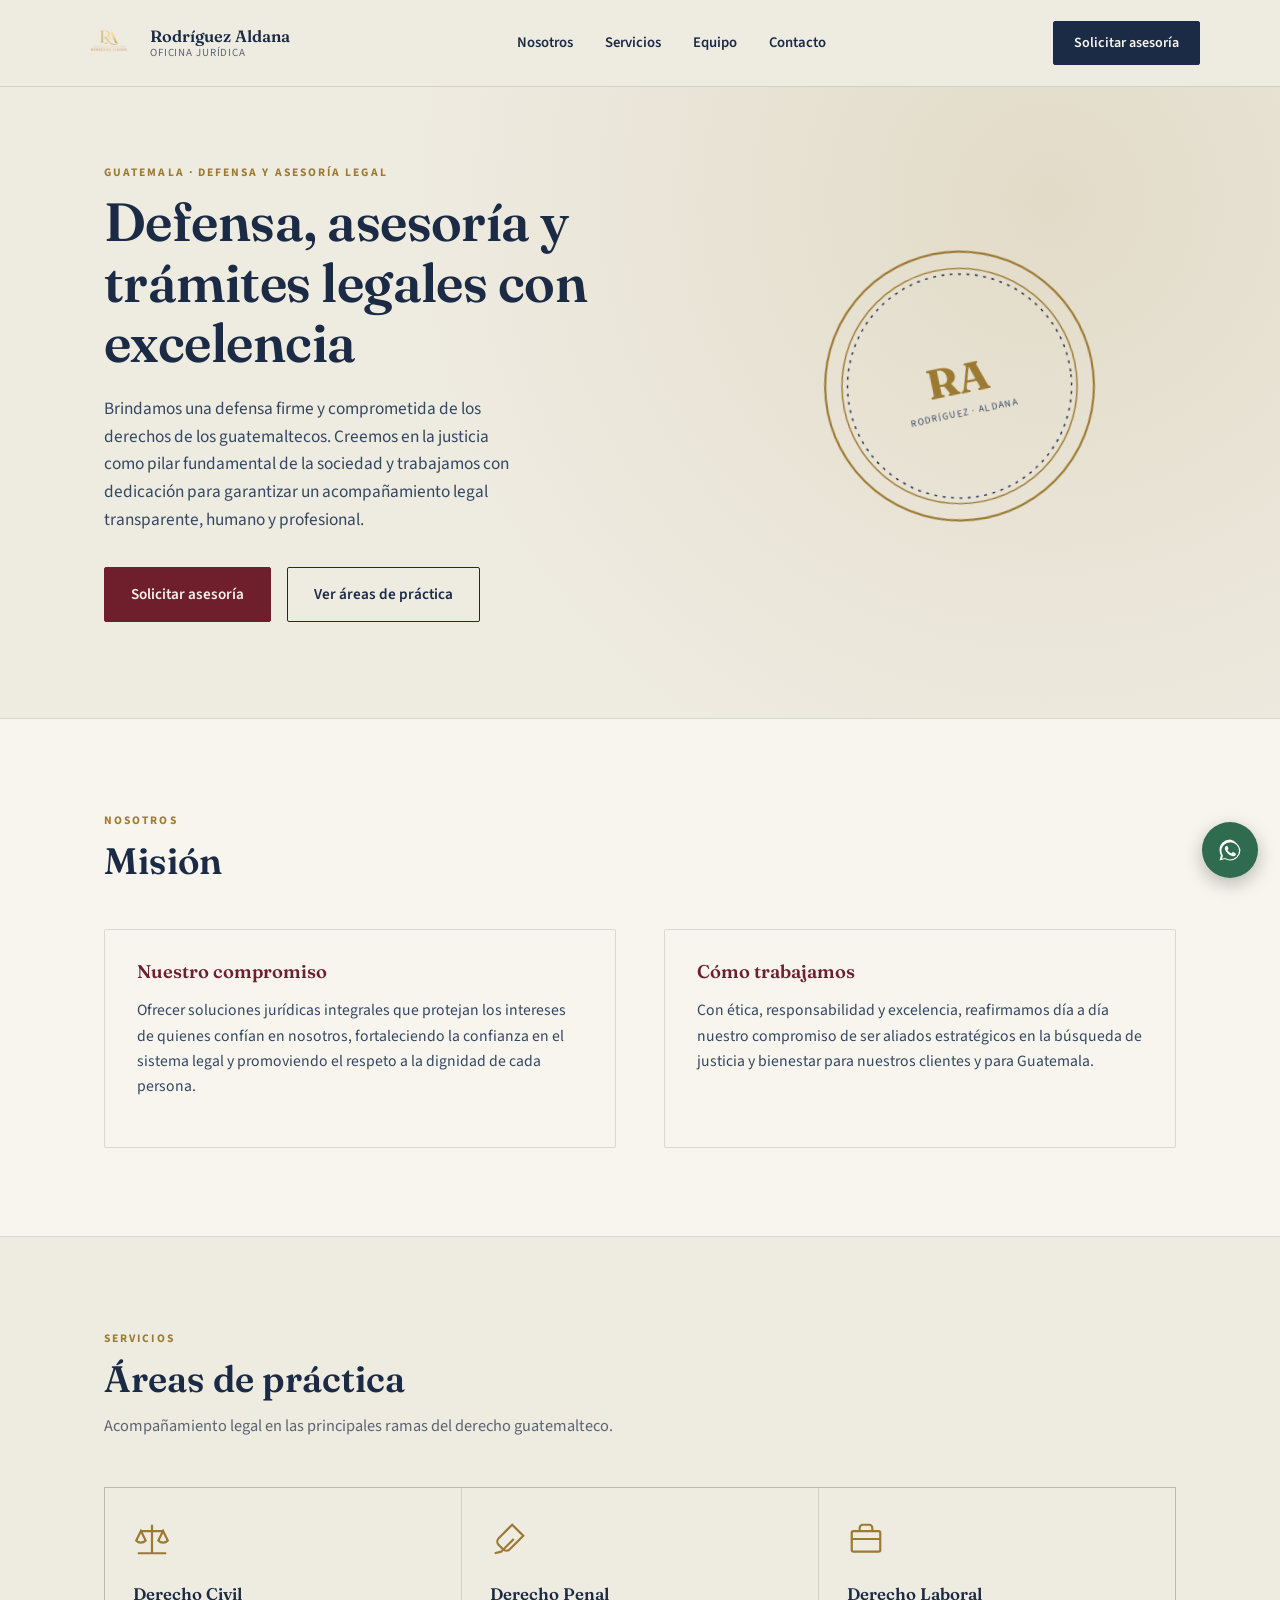
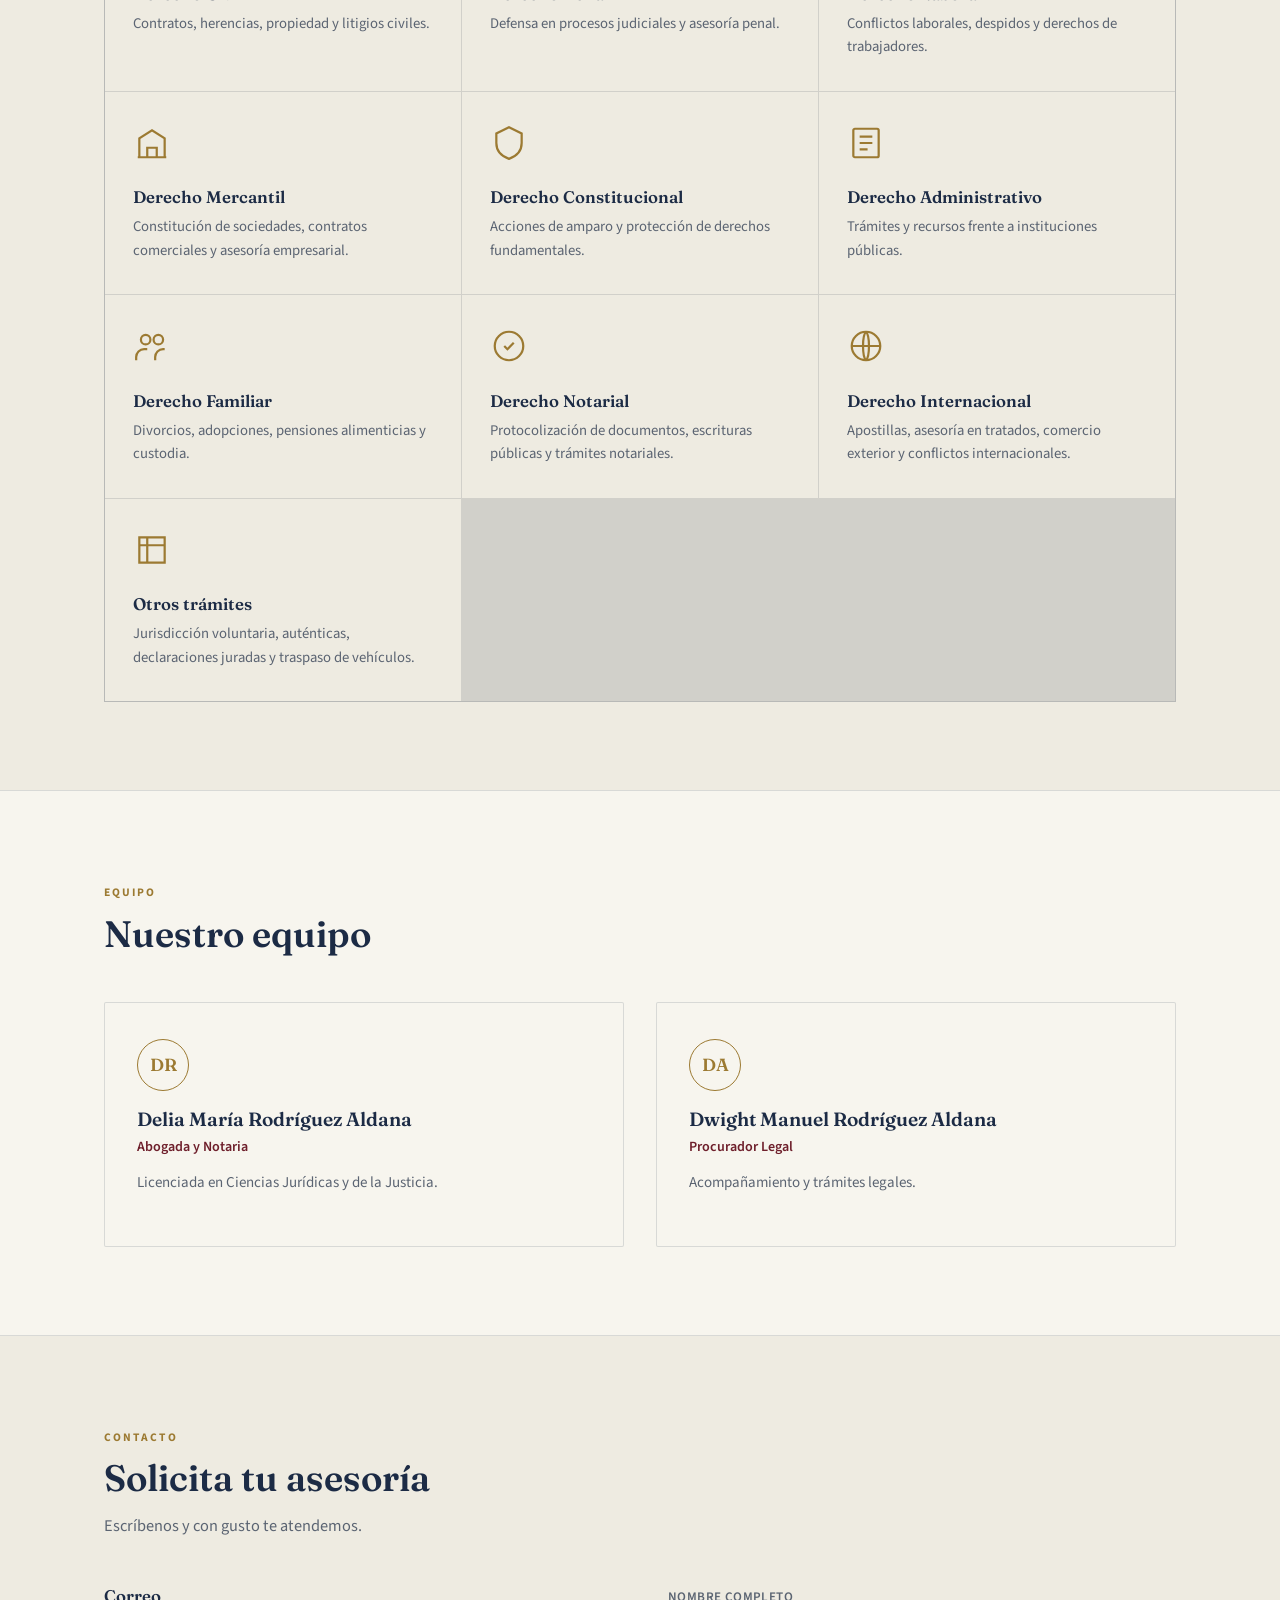
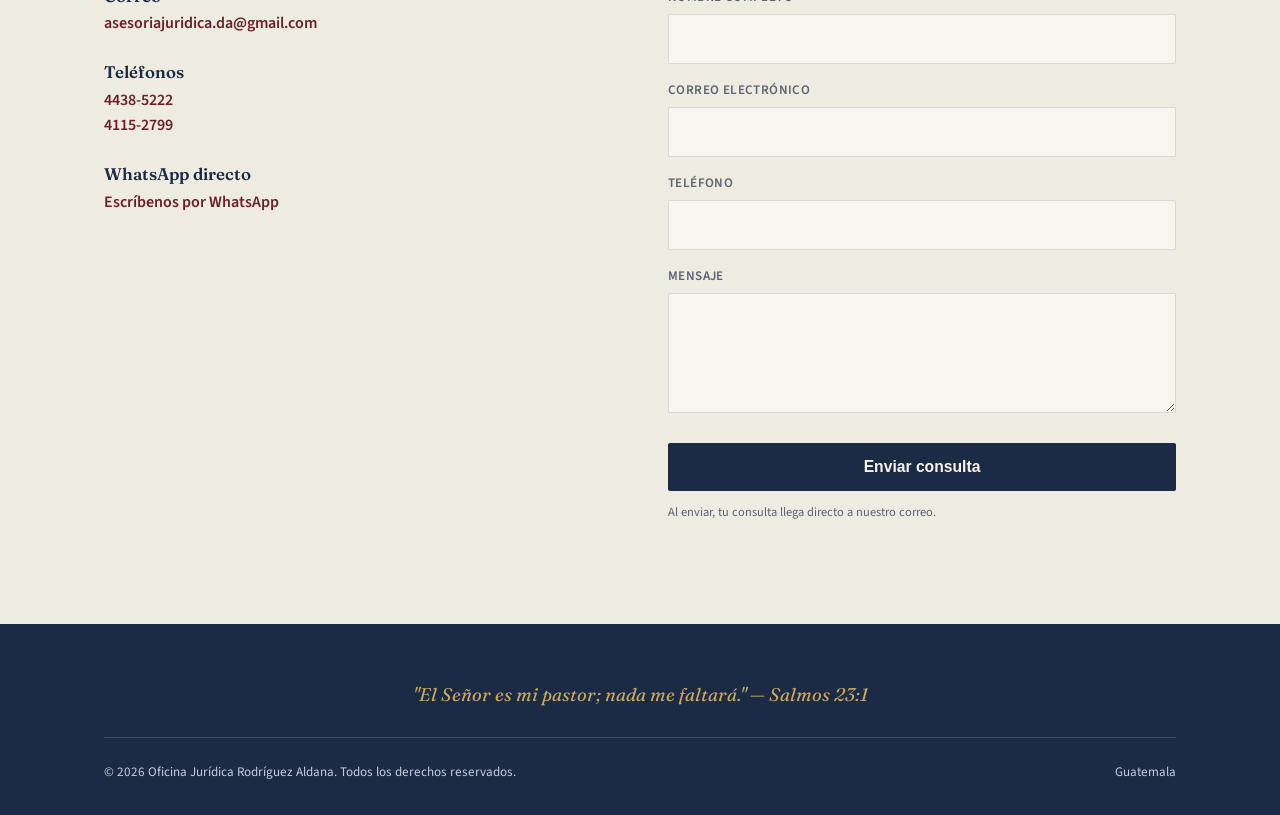
<file: index.html>
<!DOCTYPE html>
<html lang="es">
<head>
<meta charset="UTF-8">
<meta name="viewport" content="width=device-width, initial-scale=1.0">
<title>Oficina Jurídica Rodríguez Aldana</title>
<meta name="description" content="Defensa, asesoría y trámites legales con excelencia en Guatemala. Derecho Civil, Penal, Laboral, Mercantil, Familiar y Notarial.">
<link rel="preconnect" href="https://fonts.googleapis.com">
<link rel="preconnect" href="https://fonts.gstatic.com" crossorigin>
<link href="https://fonts.googleapis.com/css2?family=Fraunces:ital,opsz,wght@0,9..144,500;0,9..144,600;0,9..144,700;1,9..144,500&family=Source+Sans+3:wght@400;500;600;700&display=swap" rel="stylesheet">
<style>
  :root{
    --ink:#1c2b45;
    --ink-soft:#334761;
    --paper:#eeebe1;
    --paper-2:#f7f5ee;
    --gold:#9c7a32;
    --gold-light:#c9a860;
    --wine:#6e1f2b;
    --slate:#5b6472;
    --line: rgba(28,43,69,0.14);
    --radius: 2px;
    --maxw: 1120px;
  }
  *{box-sizing:border-box;}
  html{scroll-behavior:smooth;}
  body{
    margin:0;
    background:var(--paper);
    color:var(--ink);
    font-family:'Source Sans 3', sans-serif;
    font-size:16px;
    line-height:1.6;
    -webkit-font-smoothing:antialiased;
  }
  h1,h2,h3{
    font-family:'Fraunces', serif;
    font-weight:600;
    line-height:1.12;
    margin:0;
    color:var(--ink);
  }
  a{color:inherit;text-decoration:none;}
  img{max-width:100%;display:block;}
  .wrap{max-width:var(--maxw);margin:0 auto;padding:0 24px;}
  .eyebrow{
    font-family:'Source Sans 3',sans-serif;
    font-size:0.72rem;
    letter-spacing:0.18em;
    text-transform:uppercase;
    color:var(--gold);
    font-weight:700;
    margin-bottom:10px;
    display:inline-block;
  }
  :focus-visible{outline:2px solid var(--gold);outline-offset:3px;}

  /* ---------- header ---------- */
  header{
    position:sticky; top:0; z-index:50;
    background:rgba(238,235,225,0.92);
    backdrop-filter:blur(6px);
    border-bottom:1px solid var(--line);
  }
  .nav-row{
    display:flex; align-items:center; justify-content:space-between;
    padding:14px 0;
  }
  .brand{display:flex; align-items:center; gap:12px;}
  .brand img{height:58px; width:auto;}
  .brand-text{font-family:'Fraunces',serif; font-weight:600; font-size:1.02rem; line-height:1.2;}
  .brand-text small{display:block; font-family:'Source Sans 3',sans-serif; font-weight:400; font-size:0.68rem; letter-spacing:0.08em; text-transform:uppercase; color:var(--slate);}
  nav.primary{display:flex; gap:32px;}
  nav.primary a{font-size:0.92rem; font-weight:600; position:relative; padding:6px 0;}
  nav.primary a::after{content:"";position:absolute;left:0;bottom:0;width:0;height:2px;background:var(--gold);transition:width .25s ease;}
  nav.primary a:hover::after{width:100%;}
  .cta-small{
    background:var(--ink); color:var(--paper-2)!important; padding:10px 20px;
    font-weight:600; font-size:0.88rem; border-radius:var(--radius);
    border:1px solid var(--ink);
  }
  .cta-small:hover{background:var(--ink-soft);}
  .burger{
    display:none; flex-direction:column; gap:5px; background:none; border:none; cursor:pointer; padding:8px;
  }
  .burger span{width:24px; height:2px; background:var(--ink); display:block; transition:.25s;}

  .mobile-menu{
    display:none;
    position:fixed; inset:0; z-index:60;
    background:var(--ink); color:var(--paper-2);
    padding:28px 24px;
    flex-direction:column;
  }
  .mobile-menu.open{display:flex;}
  .mobile-menu .top-row{display:flex; justify-content:space-between; align-items:center; margin-bottom:40px;}
  .mobile-menu .top-row .brand-text{color:var(--paper-2);}
  .mobile-menu .top-row .brand-text small{color:var(--gold-light);}
  .mobile-menu .close-btn{background:none;border:none;color:var(--paper-2);font-size:1.8rem;line-height:1;cursor:pointer;}
  .mobile-menu a{
    font-family:'Fraunces',serif; font-size:1.6rem; font-weight:500;
    padding:16px 0; border-bottom:1px solid rgba(247,245,238,0.15);
  }
  .mobile-menu .cta-small{
    margin-top:24px; text-align:center; background:var(--gold); border-color:var(--gold); color:var(--ink)!important;
  }

  /* ---------- hero ---------- */
  .hero{
    position:relative; overflow:hidden;
    padding:72px 0 96px;
    background:
      radial-gradient(circle at 82% 18%, rgba(156,122,50,0.14), transparent 55%),
      var(--paper);
  }
  .hero-grid{
    display:grid; grid-template-columns: 1.15fr 0.85fr; gap:56px; align-items:center;
  }
  .hero h1{font-size:clamp(2.1rem, 4.2vw, 3.4rem); letter-spacing:-0.01em;}
  .hero p.lede{
    margin-top:22px; max-width:46ch; color:var(--ink-soft); font-size:1.08rem;
  }
  .hero-ctas{display:flex; gap:16px; margin-top:34px; flex-wrap:wrap;}
  .btn-primary{
    background:var(--wine); color:#f7f2ec; padding:14px 26px; font-weight:600;
    border-radius:var(--radius); border:1px solid var(--wine); font-size:0.95rem;
  }
  .btn-primary:hover{background:#5a1922;}
  .btn-ghost{
    padding:14px 26px; border:1px solid var(--ink); font-weight:600; font-size:0.95rem; border-radius:var(--radius);
  }
  .btn-ghost:hover{background:var(--ink); color:var(--paper-2);}

  /* seal signature element */
  .seal-wrap{display:flex; justify-content:center; align-items:center;}
  .seal{
    width:min(280px, 70vw); aspect-ratio:1/1; position:relative;
    animation: seal-in 1s ease both;
  }
  @keyframes seal-in{ from{opacity:0; transform:scale(.85) rotate(-8deg);} to{opacity:1; transform:scale(1) rotate(-6deg);} }
  .seal svg{width:100%; height:100%;}
  .seal-text{
    position:absolute; inset:0; display:flex; align-items:center; justify-content:center;
    flex-direction:column; text-align:center; transform:rotate(-6deg);
  }
  .seal-text .mono{font-family:'Fraunces',serif; font-size:2.6rem; font-weight:700; color:var(--gold); line-height:1;}
  .seal-text .sub{font-size:0.6rem; letter-spacing:0.14em; text-transform:uppercase; color:var(--ink-soft); margin-top:6px;}

  @media (prefers-reduced-motion: reduce){
    .seal{animation:none; transform:rotate(-6deg);}
  }

  /* ---------- sections generic ---------- */
  section{padding:88px 0;}
  section.alt{background:var(--paper-2); border-top:1px solid var(--line); border-bottom:1px solid var(--line);}
  .section-head{max-width:640px; margin-bottom:48px;}
  .section-head h2{font-size:clamp(1.7rem, 3vw, 2.3rem);}
  .section-head p{color:var(--slate); margin-top:14px; font-size:1.02rem;}

  /* about */
  .about-cols{display:grid; grid-template-columns:1fr 1fr; gap:48px;}
  .about-cols .card{
    background:var(--paper-2); border:1px solid var(--line); padding:32px; border-radius:var(--radius);
  }
  .about-cols h3{font-size:1.15rem; margin-bottom:12px; color:var(--wine);}
  .about-cols p{color:var(--ink-soft); font-size:0.98rem;}

  /* services */
  .services-grid{
    display:grid; grid-template-columns:repeat(3, 1fr); gap:1px;
    background:var(--line); border:1px solid var(--line);
  }
  .service{
    background:var(--paper); padding:32px 28px; transition:background .2s ease;
  }
  .service:hover{background:var(--paper-2);}
  .service .icon{
    width:38px; height:38px; margin-bottom:18px; color:var(--gold);
  }
  .service h3{font-size:1.05rem; margin-bottom:8px;}
  .service p{color:var(--slate); font-size:0.92rem; margin:0;}

  /* team */
  .team-grid{display:grid; grid-template-columns:1fr 1fr; gap:32px;}
  .person{
    background:var(--paper-2); border:1px solid var(--line); padding:36px 32px; border-radius:var(--radius);
    position:relative;
  }
  .person .badge{
    display:inline-flex; align-items:center; justify-content:center;
    width:52px; height:52px; border-radius:50%; border:1.5px solid var(--gold);
    font-family:'Fraunces',serif; font-weight:600; color:var(--gold); margin-bottom:18px; font-size:1.1rem;
  }
  .person h3{font-size:1.2rem;}
  .person .role{color:var(--wine); font-weight:600; font-size:0.88rem; margin-top:6px; display:block;}
  .person p.desc{color:var(--slate); margin-top:12px; font-size:0.94rem;}

  /* contact */
  .contact-grid{display:grid; grid-template-columns:1fr 1fr; gap:56px;}
  .contact-info h3{font-size:1.05rem; margin-bottom:6px;}
  .contact-info .item{margin-bottom:26px;}
  .contact-info a.link{color:var(--wine); font-weight:600;}
  .contact-info a.link:hover{text-decoration:underline;}
  form{display:flex; flex-direction:column; gap:16px;}
  form label{font-size:0.82rem; font-weight:600; letter-spacing:0.03em; text-transform:uppercase; color:var(--slate); margin-bottom:6px; display:block;}
  form input, form textarea{
    width:100%; padding:13px 14px; border:1px solid var(--line); background:var(--paper-2);
    font-family:'Source Sans 3',sans-serif; font-size:0.96rem; border-radius:var(--radius); color:var(--ink);
  }
  form input:focus, form textarea:focus{border-color:var(--gold); outline:none;}
  form textarea{min-height:120px; resize:vertical;}
  form button{
    background:var(--ink); color:var(--paper-2); border:none; padding:15px 20px; font-weight:600;
    font-size:0.98rem; cursor:pointer; border-radius:var(--radius); margin-top:6px;
  }
  form button:hover{background:var(--ink-soft);}
  .form-note{font-size:0.78rem; color:var(--slate); margin-top:-4px;}

  /* footer */
  footer{background:var(--ink); color:var(--paper-2); padding:56px 0 32px;}
  footer .verse{
    font-family:'Fraunces', serif; font-style:italic; font-size:1.15rem; text-align:center;
    max-width:560px; margin:0 auto 28px; color:var(--gold-light);
  }
  footer .foot-row{
    display:flex; justify-content:space-between; align-items:center; flex-wrap:wrap; gap:12px;
    border-top:1px solid rgba(247,245,238,0.15); padding-top:24px; font-size:0.82rem; color:#c7cddb;
  }

  /* whatsapp float */
  .wa-float{
    position:fixed; bottom:22px; right:22px; z-index:40;
    width:56px; height:56px; border-radius:50%; background:#2f6b4f;
    display:flex; align-items:center; justify-content:center; box-shadow:0 6px 18px rgba(0,0,0,0.25);
  }
  .wa-float svg{width:28px; height:28px; fill:#fff;}
  .wa-float:hover{background:#255840;}

  /* ---------- responsive ---------- */
  @media (max-width: 900px){
    .services-grid{grid-template-columns:repeat(2,1fr);}
    .about-cols{grid-template-columns:1fr;}
    .hero-grid{grid-template-columns:1fr; text-align:left;}
    .seal-wrap{margin-top:20px; justify-content:flex-start;}
  }
  @media (max-width: 700px){
    nav.primary, header .cta-small{display:none;}
    .burger{display:flex;}
    section{padding:64px 0;}
    .services-grid{grid-template-columns:1fr;}
    .team-grid{grid-template-columns:1fr;}
    .contact-grid{grid-template-columns:1fr; gap:40px;}
    .hero{padding:48px 0 64px;}
    .hero-ctas{flex-direction:column; align-items:stretch;}
    .hero-ctas a{text-align:center;}
    .brand-text{font-size:0.9rem;}
    .wa-float{bottom:16px; right:16px; width:50px; height:50px;}
  }
</style>
</head>
<body>

<header>
  <div class="wrap nav-row">
    <div class="brand">
      <img src="logo.png" alt="Logotipo Rodríguez Aldana">
      <div class="brand-text">Rodríguez Aldana<small>Oficina Jurídica</small></div>
    </div>
    <nav class="primary">
      <a href="#about">Nosotros</a>
      <a href="#services">Servicios</a>
      <a href="#team">Equipo</a>
      <a href="#contact">Contacto</a>
    </nav>
    <a href="#contact" class="cta-small">Solicitar asesoría</a>
    <button class="burger" id="burgerBtn" aria-label="Abrir menú" aria-expanded="false">
      <span></span><span></span><span></span>
    </button>
  </div>
</header>

<div class="mobile-menu" id="mobileMenu">
  <div class="top-row">
    <div class="brand-text">Rodríguez Aldana<small>Oficina Jurídica</small></div>
    <button class="close-btn" id="closeBtn" aria-label="Cerrar menú">&times;</button>
  </div>
  <a href="#about">Nosotros</a>
  <a href="#services">Servicios</a>
  <a href="#team">Equipo</a>
  <a href="#contact">Contacto</a>
  <a href="#contact" class="cta-small">Solicitar asesoría</a>
</div>

<section class="hero">
  <div class="wrap hero-grid">
    <div>
      <span class="eyebrow">Guatemala · Defensa y asesoría legal</span>
      <h1>Defensa, asesoría y trámites legales con excelencia</h1>
      <p class="lede">Brindamos una defensa firme y comprometida de los derechos de los guatemaltecos. Creemos en la justicia como pilar fundamental de la sociedad y trabajamos con dedicación para garantizar un acompañamiento legal transparente, humano y profesional.</p>
      <div class="hero-ctas">
        <a href="#contact" class="btn-primary">Solicitar asesoría</a>
        <a href="#services" class="btn-ghost">Ver áreas de práctica</a>
      </div>
    </div>
    <div class="seal-wrap">
      <div class="seal">
        <svg viewBox="0 0 200 200" fill="none" xmlns="http://www.w3.org/2000/svg">
          <circle cx="100" cy="100" r="96" stroke="#9c7a32" stroke-width="1.5"/>
          <circle cx="100" cy="100" r="84" stroke="#9c7a32" stroke-width="1"/>
          <circle cx="100" cy="100" r="80" stroke="#1c2b45" stroke-width="1" stroke-dasharray="2 4"/>
        </svg>
        <div class="seal-text">
          <span class="mono">RA</span>
          <span class="sub">Rodríguez · Aldana</span>
        </div>
      </div>
    </div>
  </div>
</section>

<section id="about" class="alt">
  <div class="wrap">
    <div class="section-head">
      <span class="eyebrow">Nosotros</span>
      <h2>Misión</h2>
    </div>
    <div class="about-cols">
      <div class="card">
        <h3>Nuestro compromiso</h3>
        <p>Ofrecer soluciones jurídicas integrales que protejan los intereses de quienes confían en nosotros, fortaleciendo la confianza en el sistema legal y promoviendo el respeto a la dignidad de cada persona.</p>
      </div>
      <div class="card">
        <h3>Cómo trabajamos</h3>
        <p>Con ética, responsabilidad y excelencia, reafirmamos día a día nuestro compromiso de ser aliados estratégicos en la búsqueda de justicia y bienestar para nuestros clientes y para Guatemala.</p>
      </div>
    </div>
  </div>
</section>

<section id="services">
  <div class="wrap">
    <div class="section-head">
      <span class="eyebrow">Servicios</span>
      <h2>Áreas de práctica</h2>
      <p>Acompañamiento legal en las principales ramas del derecho guatemalteco.</p>
    </div>
  </div>
  <div class="wrap">
    <div class="services-grid">

      <div class="service">
        <svg class="icon" viewBox="0 0 24 24" fill="none" stroke="currentColor" stroke-width="1.4"><path d="M12 3v18M5 7l-3 6a4 4 0 0 0 6 0zM19 7l-3 6a4 4 0 0 0 6 0zM3 21h18M5 7h14"/></svg>
        <h3>Derecho Civil</h3>
        <p>Contratos, herencias, propiedad y litigios civiles.</p>
      </div>

      <div class="service">
        <svg class="icon" viewBox="0 0 24 24" fill="none" stroke="currentColor" stroke-width="1.4"><path d="M14 3l7 7-8.5 8.5a3 3 0 0 1-4.24 0l-2.76-2.76a3 3 0 0 1 0-4.24L14 3z"/><path d="M3 21l4-1 8-8"/></svg>
        <h3>Derecho Penal</h3>
        <p>Defensa en procesos judiciales y asesoría penal.</p>
      </div>

      <div class="service">
        <svg class="icon" viewBox="0 0 24 24" fill="none" stroke="currentColor" stroke-width="1.4"><rect x="3" y="7" width="18" height="13" rx="1"/><path d="M8 7V5a2 2 0 0 1 2-2h4a2 2 0 0 1 2 2v2M3 12h18"/></svg>
        <h3>Derecho Laboral</h3>
        <p>Conflictos laborales, despidos y derechos de trabajadores.</p>
      </div>

      <div class="service">
        <svg class="icon" viewBox="0 0 24 24" fill="none" stroke="currentColor" stroke-width="1.4"><path d="M3 21h18M4 21V9l8-5 8 5v12M9 21v-6h6v6"/></svg>
        <h3>Derecho Mercantil</h3>
        <p>Constitución de sociedades, contratos comerciales y asesoría empresarial.</p>
      </div>

      <div class="service">
        <svg class="icon" viewBox="0 0 24 24" fill="none" stroke="currentColor" stroke-width="1.4"><path d="M12 2l8 4v6c0 5-3.4 8.4-8 10-4.6-1.6-8-5-8-10V6l8-4z"/></svg>
        <h3>Derecho Constitucional</h3>
        <p>Acciones de amparo y protección de derechos fundamentales.</p>
      </div>

      <div class="service">
        <svg class="icon" viewBox="0 0 24 24" fill="none" stroke="currentColor" stroke-width="1.4"><rect x="4" y="3" width="16" height="18" rx="1"/><path d="M8 8h8M8 12h8M8 16h5"/></svg>
        <h3>Derecho Administrativo</h3>
        <p>Trámites y recursos frente a instituciones públicas.</p>
      </div>

      <div class="service">
        <svg class="icon" viewBox="0 0 24 24" fill="none" stroke="currentColor" stroke-width="1.4"><circle cx="8" cy="8" r="3"/><circle cx="16" cy="8" r="3"/><path d="M2 21v-2a5 5 0 0 1 5-5h2M14 21v-2a5 5 0 0 1 5-5h1"/></svg>
        <h3>Derecho Familiar</h3>
        <p>Divorcios, adopciones, pensiones alimenticias y custodia.</p>
      </div>

      <div class="service">
        <svg class="icon" viewBox="0 0 24 24" fill="none" stroke="currentColor" stroke-width="1.4"><circle cx="12" cy="12" r="9"/><path d="M9 12l2 2 4-4"/></svg>
        <h3>Derecho Notarial</h3>
        <p>Protocolización de documentos, escrituras públicas y trámites notariales.</p>
      </div>

      <div class="service">
        <svg class="icon" viewBox="0 0 24 24" fill="none" stroke="currentColor" stroke-width="1.4"><circle cx="12" cy="12" r="9"/><path d="M3 12h18M12 3c2.5 2.5 2.5 15.5 0 18M12 3c-2.5 2.5-2.5 15.5 0 18"/></svg>
        <h3>Derecho Internacional</h3>
        <p>Apostillas, asesoría en tratados, comercio exterior y conflictos internacionales.</p>
      </div>

      <div class="service">
        <svg class="icon" viewBox="0 0 24 24" fill="none" stroke="currentColor" stroke-width="1.4"><path d="M4 4h16v16H4z"/><path d="M4 9h16M9 4v16"/></svg>
        <h3>Otros trámites</h3>
        <p>Jurisdicción voluntaria, auténticas, declaraciones juradas y traspaso de vehículos.</p>
      </div>

    </div>
  </div>
</section>

<section id="team" class="alt">
  <div class="wrap">
    <div class="section-head">
      <span class="eyebrow">Equipo</span>
      <h2>Nuestro equipo</h2>
    </div>
    <div class="team-grid">
      <div class="person">
        <span class="badge">DR</span>
        <h3>Delia María Rodríguez Aldana</h3>
        <span class="role">Abogada y Notaria</span>
        <p class="desc">Licenciada en Ciencias Jurídicas y de la Justicia.</p>
      </div>
      <div class="person">
        <span class="badge">DA</span>
        <h3>Dwight Manuel Rodríguez Aldana</h3>
        <span class="role">Procurador Legal</span>
        <p class="desc">Acompañamiento y trámites legales.</p>
      </div>
    </div>
  </div>
</section>

<section id="contact">
  <div class="wrap">
    <div class="section-head">
      <span class="eyebrow">Contacto</span>
      <h2>Solicita tu asesoría</h2>
      <p>Escríbenos y con gusto te atendemos.</p>
    </div>
    <div class="contact-grid">
      <div class="contact-info">
        <div class="item">
          <h3>Correo</h3>
          <a class="link" href="mailto:asesoriajuridica.da@gmail.com">asesoriajuridica.da@gmail.com</a>
        </div>
        <div class="item">
          <h3>Teléfonos</h3>
          <a class="link" href="tel:+50244385222">4438-5222</a><br>
          <a class="link" href="tel:+50241152799">4115-2799</a>
        </div>
        <div class="item">
          <h3>WhatsApp directo</h3>
          <a class="link" href="https://wa.me/50244385222" target="_blank" rel="noopener">Escríbenos por WhatsApp</a>
        </div>
      </div>
      <form action="https://formspree.io/f/maqgzyrv" method="POST">
        <div>
          <label for="name">Nombre completo</label>
          <input id="name" type="text" name="Nombre" required>
        </div>
        <div>
          <label for="email">Correo electrónico</label>
          <input id="email" type="email" name="Correo" required>
        </div>
        <div>
          <label for="phone">Teléfono</label>
          <input id="phone" type="tel" name="Teléfono">
        </div>
        <div>
          <label for="msg">Mensaje</label>
          <textarea id="msg" name="Mensaje" required></textarea>
        </div>
        <button type="submit">Enviar consulta</button>
        <p class="form-note">Al enviar, tu consulta llega directo a nuestro correo.</p>
      </form>
    </div>
  </div>
</section>

<footer>
  <div class="wrap">
    <p class="verse">"El Señor es mi pastor; nada me faltará." — Salmos 23:1</p>
    <div class="foot-row">
      <span>© 2026 Oficina Jurídica Rodríguez Aldana. Todos los derechos reservados.</span>
      <span>Guatemala</span>
    </div>
  </div>
</footer>

<a class="wa-float" href="https://wa.me/50244385222" target="_blank" rel="noopener" aria-label="Escríbenos por WhatsApp">
  <svg viewBox="0 0 24 24"><path d="M17.6 6.3A8.9 8.9 0 0 0 12.05 3 9 9 0 0 0 3 12.05a8.9 8.9 0 0 0 1.2 4.5L3 21l4.6-1.2a9 9 0 0 0 4.4 1.15h.05A9 9 0 0 0 21 12.05a9 9 0 0 0-3.4-5.75zm-5.5 13.8h-.05a7.5 7.5 0 0 1-3.8-1.05l-.27-.16-2.7.7.72-2.65-.18-.27a7.4 7.4 0 0 1-1.13-3.9 7.5 7.5 0 0 1 7.5-7.5 7.4 7.4 0 0 1 5.3 2.2 7.4 7.4 0 0 1 2.2 5.3 7.5 7.5 0 0 1-7.6 7.33zm4.1-5.6c-.22-.12-1.32-.65-1.53-.72-.2-.08-.35-.12-.5.1-.15.24-.58.73-.7.87-.13.15-.26.17-.48.06a6.1 6.1 0 0 1-1.8-1.1 6.7 6.7 0 0 1-1.25-1.55c-.13-.24 0-.36.1-.48.1-.1.24-.26.35-.4.12-.12.16-.2.24-.36.08-.15.04-.28-.02-.4-.06-.12-.5-1.2-.68-1.65-.18-.43-.37-.37-.5-.38h-.43c-.15 0-.4.06-.6.28-.22.24-.83.8-.83 1.96s.85 2.28.97 2.44c.12.15 1.66 2.55 4.03 3.57.56.24 1 .39 1.34.5.56.18 1.08.15 1.48.1.45-.07 1.32-.54 1.5-1.06.2-.52.2-.96.14-1.06-.06-.1-.2-.16-.42-.27z"/></svg>
</a>

<script>
  const burgerBtn = document.getElementById('burgerBtn');
  const closeBtn = document.getElementById('closeBtn');
  const mobileMenu = document.getElementById('mobileMenu');
  function openMenu(){ mobileMenu.classList.add('open'); burgerBtn.setAttribute('aria-expanded','true'); document.body.style.overflow='hidden'; }
  function closeMenu(){ mobileMenu.classList.remove('open'); burgerBtn.setAttribute('aria-expanded','false'); document.body.style.overflow=''; }
  burgerBtn.addEventListener('click', openMenu);
  closeBtn.addEventListener('click', closeMenu);
  mobileMenu.querySelectorAll('a').forEach(a => a.addEventListener('click', closeMenu));
</script>
</body>
</html>
</file>
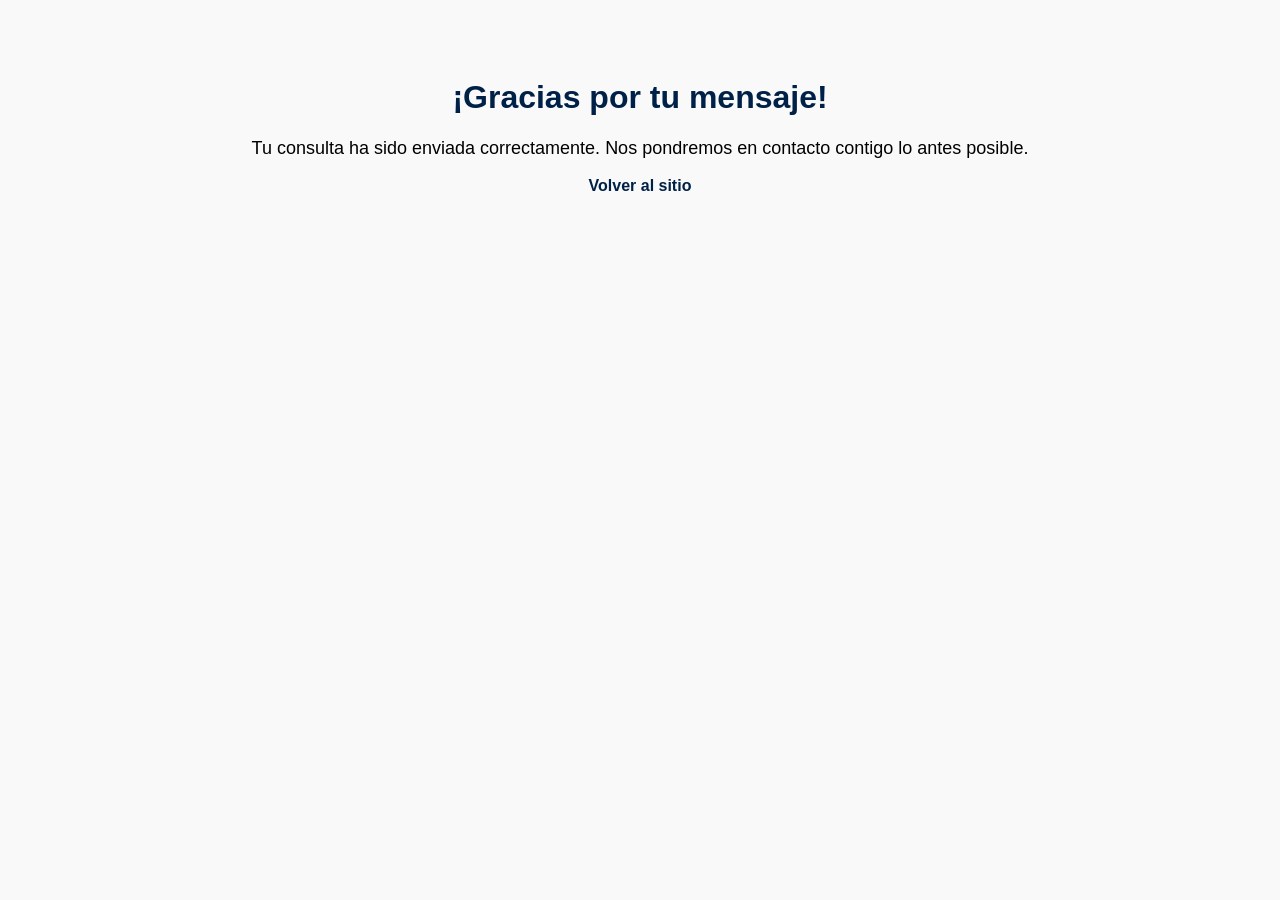
<file: gracias.html>
<!DOCTYPE html>
<html lang="es">
<head>
  <meta charset="UTF-8">
  <title>Gracias</title>
  <style>
    body { font-family: 'Segoe UI', Arial, sans-serif; text-align: center; padding: 50px; background: #f9f9f9; }
    h1 { color: #002147; }
    p { font-size: 18px; }
    a { color: #002147; text-decoration: none; font-weight: bold; }
  </style>
</head>
<body>
  <h1>¡Gracias por tu mensaje!</h1>
  <p>Tu consulta ha sido enviada correctamente. Nos pondremos en contacto contigo lo antes posible.</p>
  <a href="index.html">Volver al sitio</a>
</body>
</html>
</file>
